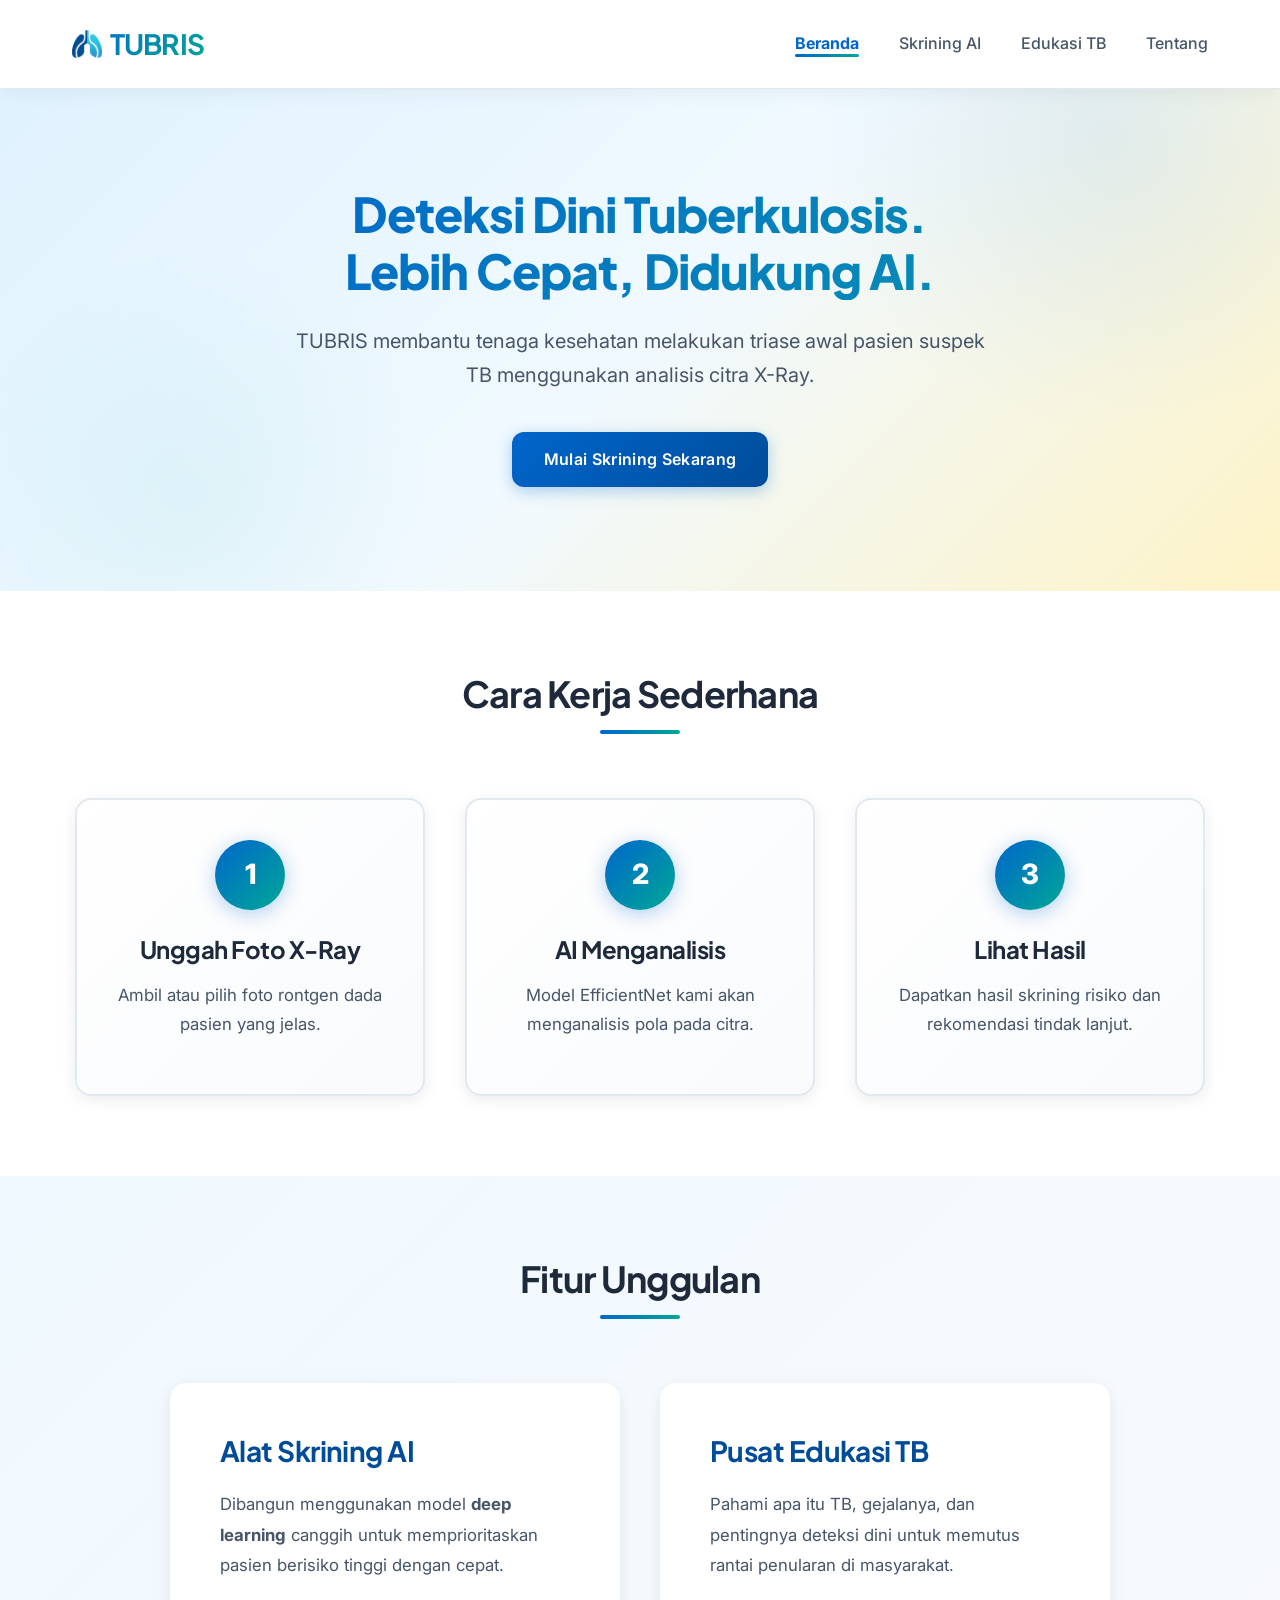
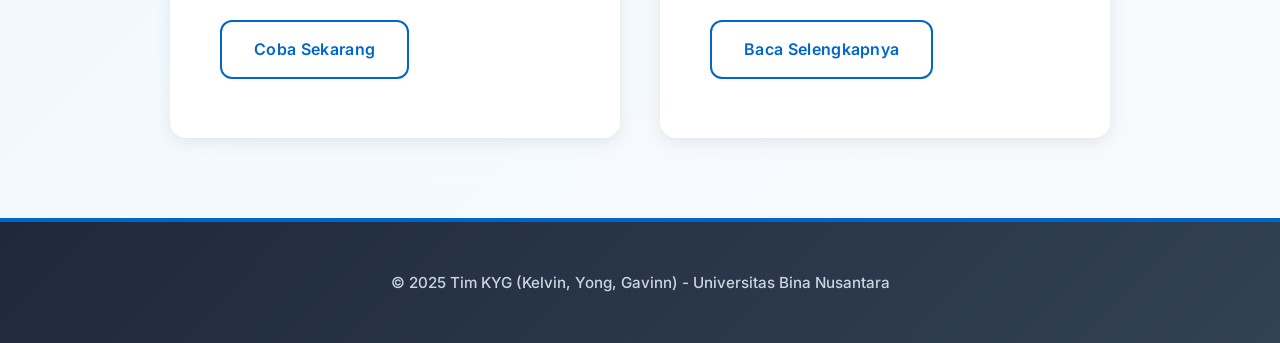
<file: TUBRIS-main/index.html>
<!DOCTYPE html>
<html lang="id">
<head>
    <meta charset="UTF-8">
    <meta name="viewport" content="width=device-width, initial-scale=1.0">
    <title>Beranda - TUBRIS</title>
    
    <link rel="icon" href="assets/logo_2.png" type="image/png">
    <link rel="stylesheet" href="style/style.css">
</head>
<body>

    <header>
        <nav class="navbar">
            <div class="nav-container">
                
                <a href="index.html" class="nav-logo" style="display: flex; align-items: center; gap: 8px;">
                    <img src="assets/logo_2.png" alt="TUBRIS Logo" style="height: 30px; width: auto;">
                    <b>TUBRIS</b>
                </a>
                
                <ul class="nav-menu">
                    <li><a href="index.html" class="nav-link active">Beranda</a></li>
                    <li><a href="scan.html" class="nav-link">Skrining AI</a></li>
                    <li><a href="edukasi.html" class="nav-link">Edukasi TB</a></li>
                    <li><a href="tentang.html" class="nav-link">Tentang</a></li>
                </ul>
            </div>
        </nav>
    </header>

    <main>

        <section class="hero">
            <div class="hero-container">
                <h1>Deteksi Dini Tuberkulosis. <br>Lebih Cepat, Didukung AI.</h1>
                <p>TUBRIS membantu tenaga kesehatan melakukan triase awal pasien suspek TB menggunakan analisis citra X-Ray.</p>
                <a href="scan.html" class="btn btn-primary">Mulai Skrining Sekarang</a>
            </div>
        </section>

        <section class="how-it-works">
            <h2>Cara Kerja Sederhana</h2>
            <div class="steps-container">
                <div class="step-card">
                    <span class="step-number">1</span>
                    <h3>Unggah Foto X-Ray</h3>
                    <p>Ambil atau pilih foto rontgen dada pasien yang jelas.</p>
                </div>
                <div class="step-card">
                    <span class="step-number">2</span>
                    <h3>AI Menganalisis</h3>
                    <p>Model EfficientNet kami akan menganalisis pola pada citra.</p>
                </div>
                <div class="step-card">
                    <span class="step-number">3</span>
                    <h3>Lihat Hasil</h3>
                    <p>Dapatkan hasil skrining risiko dan rekomendasi tindak lanjut.</p>
                </div>
            </div>
        </section>

        <section class="features">
            <h2>Fitur Unggulan</h2>
            <div class="features-container">
                <div class="feature-card">
                    <h3>Alat Skrining AI</h3>
                    <p>Dibangun menggunakan model <b>deep learning</b> canggih untuk memprioritaskan pasien berisiko tinggi dengan cepat.</p>
                    <a href="scan.html" class="btn btn-secondary">Coba Sekarang</a>
                </div>
                <div class="feature-card">
                    <h3>Pusat Edukasi TB</h3>
                    <p>Pahami apa itu TB, gejalanya, dan pentingnya deteksi dini untuk memutus rantai penularan di masyarakat.</p>
                    <a href="edukasi.html" class="btn btn-secondary">Baca Selengkapnya</a>
                </div>
            </div>
        </section>

    </main>

    <footer>
        <div class="footer-container">
            <p>&copy; 2025 Tim KYG (Kelvin, Yong, Gavinn) - Universitas Bina Nusantara</p>
        </div>
    </footer>

    <script src="scripts/script.js"></script>
</body>
</html>
</file>
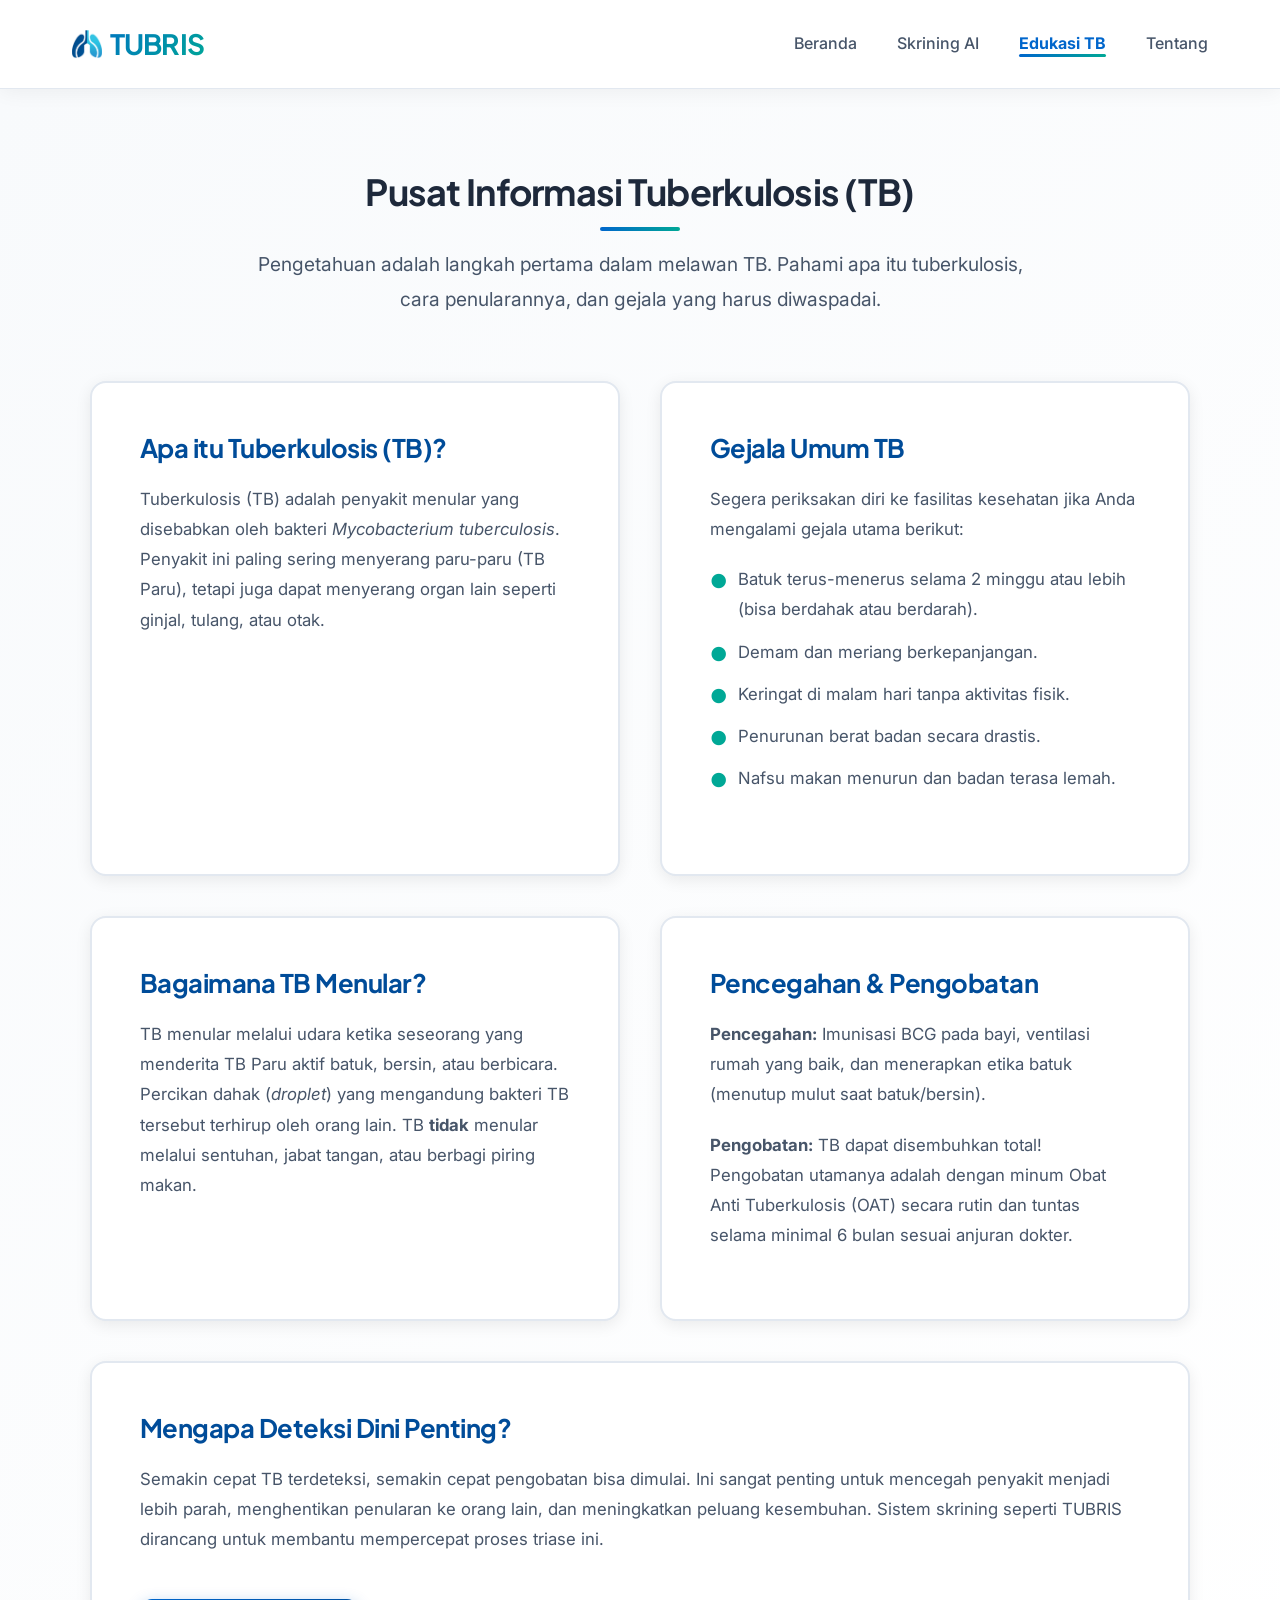
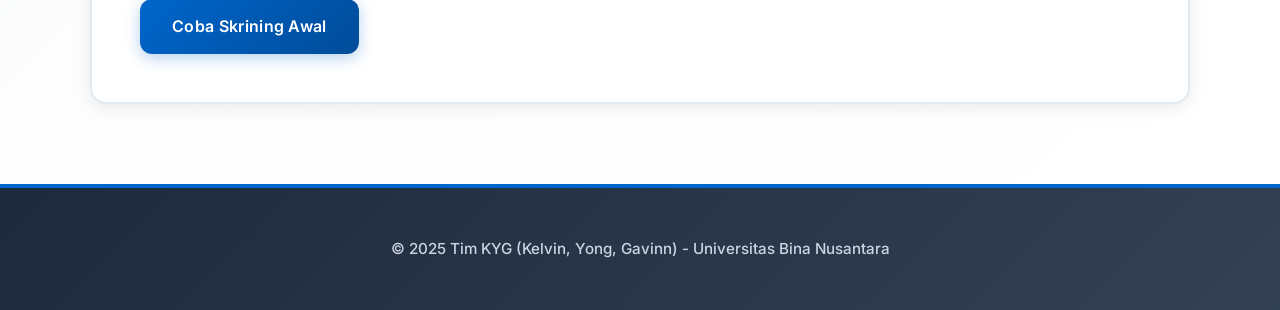
<file: TUBRIS-main/edukasi.html>
<!DOCTYPE html>
<html lang="id">
<head>
    <meta charset="UTF-8">
    <meta name="viewport" content="width=device-width, initial-scale=1.0">
    <title>Edukasi TB - TUBRIS</title>
    
    <link rel="icon" href="assets/logo_2.png" type="image/png">
    <link rel="stylesheet" href="style/style.css">
</head>
<body>

    <header>
        <nav class="navbar">
            <div class="nav-container">
                
                <a href="index.html" class="nav-logo" style="display: flex; align-items: center; gap: 8px;">
                    <img src="assets/logo_2.png" alt="TUBRIS Logo" style="height: 30px; width: auto;">
                    <b>TUBRIS</b>
                </a>
                
                <ul class="nav-menu">
                    <li><a href="index.html" class="nav-link">Beranda</a></li>
                    <li><a href="scan.html" class="nav-link">Skrining AI</a></li>
                    <li><a href="edukasi.html" class="nav-link active">Edukasi TB</a></li>
                    <li><a href="tentang.html" class="nav-link">Tentang</a></li>
                </ul>
            </div>
        </nav>
    </header>

    <main>
        
        <section class="education-section">
            <div class="education-container">
                <h2>Pusat Informasi Tuberkulosis (TB)</h2>
                <p class="section-intro">
                    Pengetahuan adalah langkah pertama dalam melawan TB. Pahami apa itu tuberkulosis,
                    cara penularannya, dan gejala yang harus diwaspadai.
                </p>

                <div class="info-grid">

                    <div class="info-card">
                        <h3>Apa itu Tuberkulosis (TB)?</h3>
                        <p>
                            Tuberkulosis (TB) adalah penyakit menular yang disebabkan oleh bakteri 
                            <em>Mycobacterium tuberculosis</em>. Penyakit ini paling sering menyerang paru-paru
                            (TB Paru), tetapi juga dapat menyerang organ lain seperti ginjal, tulang, atau otak.
                        </p>
                    </div>

                    <div class="info-card">
                        <h3>Gejala Umum TB</h3>
                        <p>Segera periksakan diri ke fasilitas kesehatan jika Anda mengalami gejala utama berikut:</p>
                        <ul>
                            <li>Batuk terus-menerus selama 2 minggu atau lebih (bisa berdahak atau berdarah).</li>
                            <li>Demam dan meriang berkepanjangan.</li>
                            <li>Keringat di malam hari tanpa aktivitas fisik.</li>
                            <li>Penurunan berat badan secara drastis.</li>
                            <li>Nafsu makan menurun dan badan terasa lemah.</li>
                        </ul>
                    </div>

                    <div class="info-card">
                        <h3>Bagaimana TB Menular?</h3>
                        <p>
                            TB menular melalui udara ketika seseorang yang menderita TB Paru aktif batuk,
                            bersin, atau berbicara. Percikan dahak (<em>droplet</em>) yang mengandung bakteri TB
                            tersebut terhirup oleh orang lain. TB <strong>tidak</strong> menular melalui sentuhan,
                            jabat tangan, atau berbagi piring makan.
                        </p>
                    </div>
                    
                    <div class="info-card">
                        <h3>Pencegahan & Pengobatan</h3>
                        <p>
                            <strong>Pencegahan:</strong> Imunisasi BCG pada bayi, ventilasi rumah yang baik, 
                            dan menerapkan etika batuk (menutup mulut saat batuk/bersin).
                        </p>
                        <p>
                            <strong>Pengobatan:</strong> TB dapat disembuhkan total! Pengobatan utamanya adalah 
                            dengan minum Obat Anti Tuberkulosis (OAT) secara rutin dan tuntas selama 
                            minimal 6 bulan sesuai anjuran dokter.
                        </p>
                    </div>

                    <div class="info-card">
                        <h3>Mengapa Deteksi Dini Penting?</h3>
                        <p>
                            Semakin cepat TB terdeteksi, semakin cepat pengobatan bisa dimulai. 
                            Ini sangat penting untuk mencegah penyakit menjadi lebih parah, 
                            menghentikan penularan ke orang lain, dan meningkatkan peluang 
                            kesembuhan. Sistem skrining seperti TUBRIS dirancang untuk membantu 
                            mempercepat proses triase ini.
                        </p>
                        <a href="scan.html" class="btn btn-primary">Coba Skrining Awal</a>
                    </div>

                </div> </div>
        </section>

    </main>

    <footer>
        <div class="footer-container">
           <p>&copy; 2025 Tim KYG (Kelvin, Yong, Gavinn) - Universitas Bina Nusantara</p>
        </div>
    </footer>

    <script src="scripts/script.js"></script>
</body>
</html>
</file>
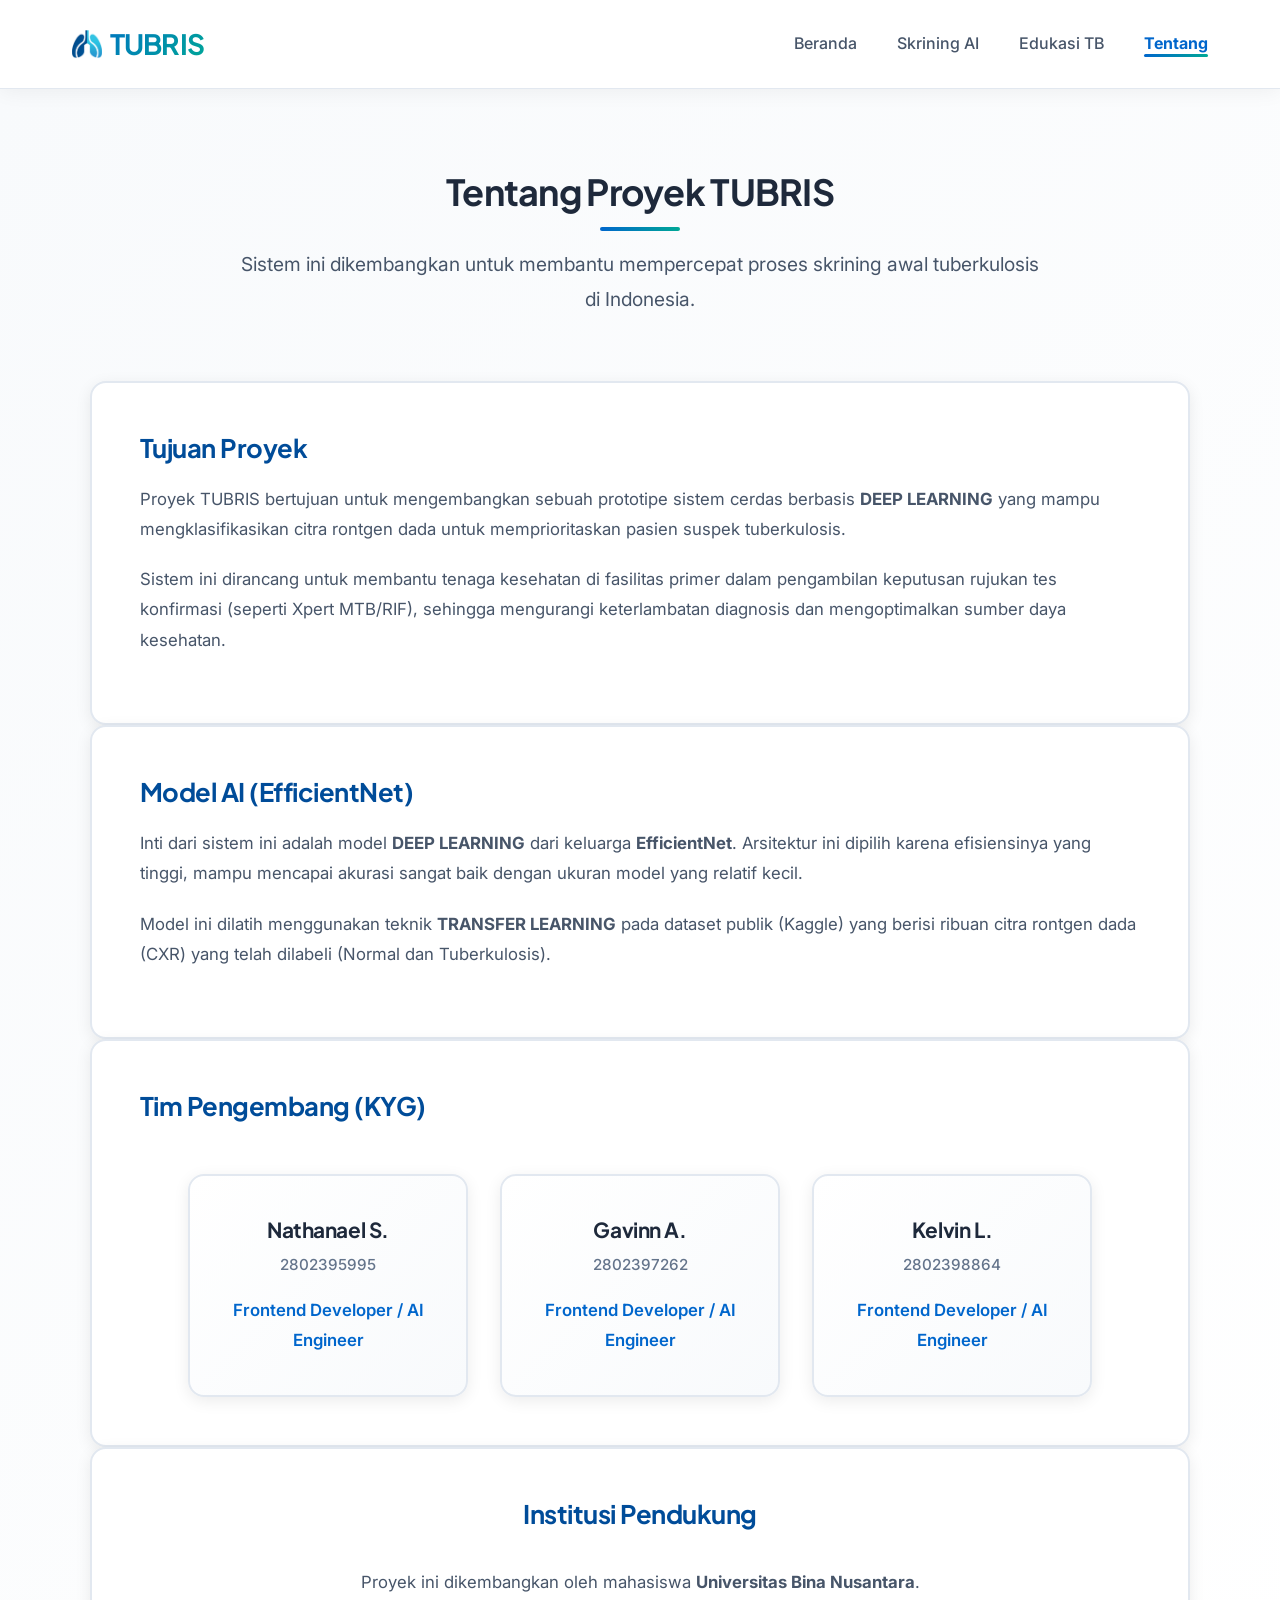
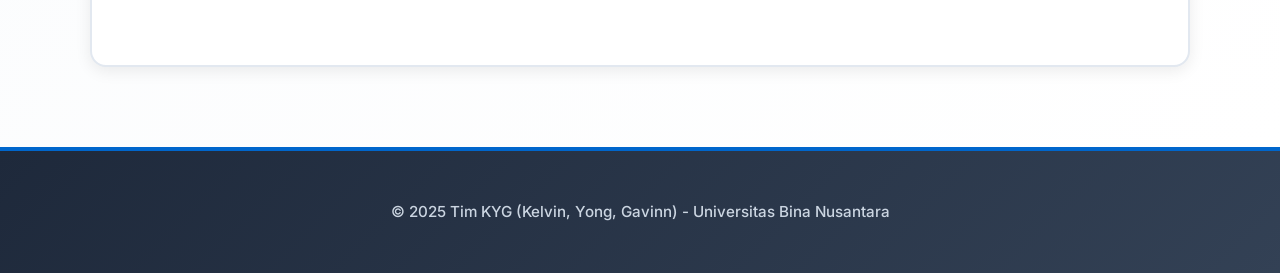
<file: TUBRIS-main/tentang.html>
<!DOCTYPE html>
<html lang="id">
<head>
    <meta charset="UTF-8">
    <meta name="viewport" content="width=device-width, initial-scale=1.0">
    <title>Tentang - TUBRIS</title>
    
    <link rel="icon" href="assets/logo_2.png" type="image/png">
    <link rel="stylesheet" href="style/style.css">
</head>
<body>

    <header>
        <nav class="navbar">
            <div class="nav-container">
                
                <a href="index.html" class="nav-logo" style="display: flex; align-items: center; gap: 8px;">
                    <img src="assets/logo_2.png" alt="TUBRIS Logo" style="height: 30px; width: auto;">
                    <b>TUBRIS</b>
                </a>
                
                <ul class="nav-menu">
                    <li><a href="index.html" class="nav-link">Beranda</a></li>
                    <li><a href="scan.html" class="nav-link">Skrining AI</a></li>
                    <li><a href="edukasi.html" class="nav-link">Edukasi TB</a></li>
                    <li><a href="tentang.html" class="nav-link active">Tentang</a></li>
                </ul>
            </div>
        </nav>
    </header>

    <main>
        
        <section class="about-section">
            <div class="about-container">
                <h2>Tentang Proyek TUBRIS</h2>
                <p class="section-intro">
                    Sistem ini dikembangkan untuk membantu mempercepat proses skrining
                    awal tuberkulosis di Indonesia.
                </p>

                <div class="info-card">
                    <h3>Tujuan Proyek</h3>
                    <p>
                        Proyek TUBRIS bertujuan untuk mengembangkan sebuah prototipe sistem cerdas 
                        berbasis <b>DEEP LEARNING</b> yang mampu mengklasifikasikan citra rontgen dada 
                        untuk memprioritaskan pasien suspek tuberkulosis. 
                    </p>
                    <p>
                        Sistem ini dirancang untuk membantu tenaga kesehatan di fasilitas primer 
                        dalam pengambilan keputusan rujukan tes konfirmasi (seperti Xpert MTB/RIF), 
                        sehingga mengurangi keterlambatan diagnosis dan mengoptimalkan 
                        sumber daya kesehatan.
                    </p>
                </div>

                <div class="info-card">
                    <h3>Model AI (EfficientNet)</h3>
                    <p>
                        Inti dari sistem ini adalah model <b>DEEP LEARNING</b> dari keluarga 
                        <strong>EfficientNet</strong>. Arsitektur ini dipilih karena 
                        efisiensinya yang tinggi, mampu mencapai akurasi sangat baik 
                        dengan ukuran model yang relatif kecil.
                    </p>
                    <p>
                        Model ini dilatih menggunakan teknik <b>TRANSFER LEARNING</b> pada dataset 
                        publik (Kaggle) yang berisi ribuan citra rontgen dada 
                        (CXR) yang telah dilabeli (Normal dan Tuberkulosis).
                    </p>
                </div>

                <div class="info-card">
                    <h3>Tim Pengembang (KYG)</h3>
                    <div class="team-grid-container">
                        <div class="team-member-card">
                            <h4>Nathanael S.</h4>
                            <p class="nim">2802395995</p>
                            <p class="role">Frontend Developer / AI Engineer</p>
                        </div>
                        <div class="team-member-card">
                            <h4>Gavinn A.</h4>
                            <p class="nim">2802397262</p>
                            <p class="role">Frontend Developer / AI Engineer</p>
                        </div>
                        <div class="team-member-card">
                            <h4>Kelvin L.</h4>
                            <p class="nim">2802398864</p>
                            <p class="role">Frontend Developer / AI Engineer</p>
                        </div>
                    </div>
                </div>

                <div class="info-card text-center">
                    <h3>Institusi Pendukung</h3>
                    <p style="margin-top: 1rem;">
                        Proyek ini dikembangkan oleh mahasiswa 
                        <strong>Universitas Bina Nusantara</strong>.
                    </p>
                </div>

            </div>
        </section>

    </main>

    <footer>
        <div class="footer-container">
           <p>&copy; 2025 Tim KYG (Kelvin, Yong, Gavinn) - Universitas Bina Nusantara</p>
        </div>
    </footer>

    <script src="scripts/script.js"></script>
</body>
</html>
</file>
<file: TUBRIS-main/style/style.css>
/* === Import Font (Google Fonts) === */
@import url('https://fonts.googleapis.com/css2?family=Inter:wght@300;400;500;600;700&family=Plus+Jakarta+Sans:wght@400;500;600;700;800&display=swap');

/* === Variabel Global === */
:root {
    --primary-color: #0066cc;
    --primary-dark: #004c99;
    --primary-light: #338fdf;
    --accent-color: #00a896;
    --accent-light: #e8f5f3;
    --secondary-color: #f8fafc;
    --text-dark: #1e293b;
    --text-medium: #475569;
    --text-light: #64748b;
    --background-light: #FFFFFF;
    --background-gradient: linear-gradient(135deg, #667eea 0%, #764ba2 100%);
    --medical-blue: #0891b2;
    --medical-green: #059669;
    --medical-red: #dc2626;
    --border-light: #e2e8f0;
    --shadow-sm: 0 1px 3px rgba(0,0,0,0.08);
    --shadow: 0 4px 16px rgba(0,0,0,0.08);
    --shadow-lg: 0 10px 40px rgba(0,0,0,0.12);
    --shadow-xl: 0 20px 60px rgba(0,0,0,0.15);
}

/* === Reset & Setup Dasar === */
* {
    margin: 0;
    padding: 0;
    box-sizing: border-box;
}

body {
    font-family: 'Inter', 'Plus Jakarta Sans', -apple-system, sans-serif;
    color: var(--text-dark);
    background-color: var(--background-light);
    line-height: 1.7;
    font-weight: 400;
    -webkit-font-smoothing: antialiased;
}

a {
    text-decoration: none;
    color: var(--primary-color);
    transition: all 0.3s ease;
}

a:hover {
    color: var(--primary-dark);
}

h1, h2, h3, h4 {
    font-family: 'Plus Jakarta Sans', sans-serif;
    margin-bottom: 1rem;
    line-height: 1.3;
    font-weight: 700;
    letter-spacing: -0.02em;
}

h1 { 
    font-size: 3rem; 
    font-weight: 800;
    background: linear-gradient(135deg, var(--primary-color) 0%, var(--medical-blue) 100%);
    -webkit-background-clip: text;
    -webkit-text-fill-color: transparent;
    background-clip: text;
}

h2 { 
    font-size: 2.25rem; 
    text-align: center;
    color: var(--text-dark);
    position: relative;
    padding-bottom: 1rem;
}

h2::after {
    content: '';
    position: absolute;
    bottom: 0;
    left: 50%;
    transform: translateX(-50%);
    width: 80px;
    height: 4px;
    background: linear-gradient(90deg, var(--primary-color), var(--accent-color));
    border-radius: 2px;
}

h3 {
    font-size: 1.5rem;
    color: var(--text-dark);
}

p { 
    margin-bottom: 1rem; 
    color: var(--text-medium);
    font-size: 1.05rem;
}

img {
    max-width: 100%;
    height: auto;
}

/* === Utility Classes (Tombol) === */
.btn {
    display: inline-block;
    padding: 0.875rem 2rem;
    border-radius: 12px;
    font-weight: 600;
    text-align: center;
    transition: all 0.3s cubic-bezier(0.4, 0, 0.2, 1);
    cursor: pointer;
    border: none;
    font-size: 1rem;
    letter-spacing: 0.02em;
    position: relative;
    overflow: hidden;
}

.btn::before {
    content: '';
    position: absolute;
    top: 0;
    left: -100%;
    width: 100%;
    height: 100%;
    background: linear-gradient(90deg, transparent, rgba(255,255,255,0.3), transparent);
    transition: left 0.5s;
}

.btn:hover::before {
    left: 100%;
}

.btn-primary {
    background: linear-gradient(135deg, var(--primary-color) 0%, var(--primary-dark) 100%);
    color: #fff;
    box-shadow: 0 4px 15px rgba(0, 102, 204, 0.3);
}

.btn-primary:hover {
    transform: translateY(-3px);
    box-shadow: 0 8px 25px rgba(0, 102, 204, 0.4);
}

.btn-secondary {
    background-color: var(--background-light);
    color: var(--primary-color);
    border: 2px solid var(--primary-color);
}

.btn-secondary:hover {
    background-color: var(--primary-color);
    color: white;
    transform: translateY(-3px);
    box-shadow: 0 8px 25px rgba(0, 102, 204, 0.25);
}

/* === Header & Navbar === */
header {
    background: rgba(255, 255, 255, 0.95);
    backdrop-filter: blur(10px);
    box-shadow: 0 2px 20px rgba(0,0,0,0.06);
    position: sticky;
    top: 0;
    z-index: 1000;
    width: 100%;
    border-bottom: 1px solid var(--border-light);
}

.nav-container {
    max-width: 1200px;
    margin: 0 auto;
    padding: 1.25rem 2rem;
    display: flex;
    justify-content: space-between;
    align-items: center;
}

.nav-logo {
    font-size: 1.75rem;
    font-weight: 800;
    background: linear-gradient(135deg, var(--primary-color) 0%, var(--accent-color) 100%);
    -webkit-background-clip: text;
    -webkit-text-fill-color: transparent;
    background-clip: text;
    letter-spacing: -0.03em;
    font-family: 'Plus Jakarta Sans', sans-serif;
}

.nav-menu {
    list-style: none;
    display: flex;
    gap: 2.5rem;
}

.nav-link {
    font-weight: 500;
    color: var(--text-medium);
    transition: all 0.3s ease;
    position: relative;
    padding-bottom: 4px;
}

.nav-link::after {
    content: '';
    position: absolute;
    bottom: 0;
    left: 0;
    width: 0;
    height: 3px;
    background: linear-gradient(90deg, var(--primary-color), var(--accent-color));
    transition: width 0.3s ease;
    border-radius: 2px;
}

.nav-link:hover {
    color: var(--primary-color);
}

.nav-link:hover::after {
    width: 100%;
}

.nav-link.active {
    color: var(--primary-color);
    font-weight: 700;
}

.nav-link.active::after {
    width: 100%;
}

/* === Main Content Padding === */
main {
    padding-top: 0;
}

section {
    padding: 5rem 2rem;
}

/* === Hero Section === */
.hero {
    background: linear-gradient(135deg, #e0f2fe 0%, #f0f9ff 50%, #fef3c7 100%);
    padding: 6rem 2rem;
    text-align: center;
    position: relative;
    overflow: hidden;
}

.hero::before {
    content: '';
    position: absolute;
    top: -50%;
    right: -10%;
    width: 600px;
    height: 600px;
    background: radial-gradient(circle, rgba(0, 102, 204, 0.08) 0%, transparent 70%);
    border-radius: 50%;
}

.hero::after {
    content: '';
    position: absolute;
    bottom: -30%;
    left: -5%;
    width: 500px;
    height: 500px;
    background: radial-gradient(circle, rgba(0, 168, 150, 0.06) 0%, transparent 70%);
    border-radius: 50%;
}

.hero-container {
    max-width: 900px;
    margin: 0 auto;
    position: relative;
    z-index: 1;
}

.hero h1 {
    margin-bottom: 1.5rem;
    line-height: 1.2;
}

.hero p {
    font-size: 1.25rem;
    color: var(--text-medium);
    margin-bottom: 2.5rem;
    max-width: 700px;
    margin-left: auto;
    margin-right: auto;
    font-weight: 400;
}

/* === How It Works Section === */
.how-it-works {
    background-color: var(--background-light);
}

.how-it-works h2 {
    margin-bottom: 4rem;
}

.steps-container {
    display: flex;
    justify-content: center;
    gap: 2.5rem;
    flex-wrap: wrap;
}

.step-card {
    background: linear-gradient(135deg, #ffffff 0%, #f8fafc 100%);
    border: 2px solid var(--border-light);
    box-shadow: var(--shadow);
    border-radius: 16px;
    padding: 2.5rem;
    max-width: 350px;
    text-align: center;
    transition: all 0.4s cubic-bezier(0.4, 0, 0.2, 1);
    position: relative;
}

.step-card::before {
    content: '';
    position: absolute;
    top: 0;
    left: 0;
    right: 0;
    height: 5px;
    background: linear-gradient(90deg, var(--primary-color), var(--accent-color));
    border-radius: 16px 16px 0 0;
    opacity: 0;
    transition: opacity 0.4s;
}

.step-card:hover {
    transform: translateY(-8px);
    box-shadow: var(--shadow-lg);
    border-color: var(--primary-light);
}

.step-card:hover::before {
    opacity: 1;
}

.step-number {
    display: inline-flex;
    align-items: center;
    justify-content: center;
    width: 70px;
    height: 70px;
    border-radius: 50%;
    background: linear-gradient(135deg, var(--primary-color) 0%, var(--accent-color) 100%);
    color: #fff;
    font-size: 1.75rem;
    font-weight: 800;
    margin-bottom: 1.5rem;
    box-shadow: 0 4px 20px rgba(0, 102, 204, 0.3);
}

.step-card h3 {
    color: var(--text-dark);
    margin-bottom: 1rem;
    font-weight: 700;
}

.step-card p {
    color: var(--text-medium);
}

/* === Features Section === */
.features {
    background: linear-gradient(135deg, #f0f9ff 0%, #f8fafc 100%);
}

.features h2 {
    margin-bottom: 4rem;
}

.features-container {
    display: flex;
    justify-content: center;
    gap: 2.5rem;
    flex-wrap: wrap;
}

.feature-card {
    background: var(--background-light);
    border-radius: 16px;
    box-shadow: var(--shadow);
    padding: 3rem;
    max-width: 450px;
    flex-grow: 1;
    transition: all 0.4s ease;
    border: 2px solid transparent;
}

.feature-card:hover {
    transform: translateY(-8px);
    box-shadow: var(--shadow-xl);
    border-color: var(--primary-color);
}

.feature-card h3 {
    color: var(--primary-dark);
    font-size: 1.75rem;
    margin-bottom: 1.25rem;
}

.feature-card p {
    font-size: 1.05rem;
    line-height: 1.8;
}

.feature-card .btn {
    margin-top: 1.5rem;
}

/* === Footer === */
footer {
    background: linear-gradient(135deg, #1e293b 0%, #334155 100%);
    color: #e2e8f0;
    text-align: center;
    padding: 3rem 2rem;
    margin-top: 0;
    border-top: 4px solid var(--primary-color);
}

.footer-container p {
    color: #cbd5e1;
    margin: 0;
    font-size: 0.95rem;
    font-weight: 500;
}

/* === SCAN PAGE STYLES === */

.scanner-container,
.results-container {
    max-width: 900px;
    margin: 0 auto;
    text-align: center;
}

/* === Disclaimer Box === */
.disclaimer-box {
    background: linear-gradient(135deg, #fef3c7 0%, #fde68a 100%);
    border-left: 5px solid #f59e0b;
    padding: 1.5rem 2rem;
    border-radius: 12px;
    margin-bottom: 2.5rem;
    text-align: left;
    font-size: 0.95rem;
    box-shadow: var(--shadow-sm);
}

.disclaimer-box strong {
    color: #b45309;
    font-weight: 700;
}

/* === Upload Area === */
.upload-area {
    border: 3px dashed var(--border-light);
    border-radius: 16px;
    padding: 3.5rem;
    background: linear-gradient(135deg, #f8fafc 0%, #f0f9ff 100%);
    margin-bottom: 2rem;
    transition: all 0.4s ease;
    cursor: pointer;
}

.upload-area:hover {
    border-color: var(--primary-color);
    background: linear-gradient(135deg, #e0f2fe 0%, #dbeafe 100%);
    transform: scale(1.02);
    box-shadow: var(--shadow);
}

.upload-label {
    cursor: pointer;
    display: block;
}

.upload-label {
    font-size: 4rem;
    line-height: 1;
}

.upload-label p {
    font-size: 1.25rem;
    font-weight: 600;
    color: var(--text-dark);
    margin-bottom: 0.75rem;
    margin-top: 1.25rem;
}

.upload-label p u {
    color: var(--primary-color);
    text-decoration: underline;
    text-decoration-thickness: 2px;
}

.upload-label span {
    font-size: 1rem;
    color: var(--text-light);
}

/* === Preview Area === */
.preview-area {
    margin-top: 2.5rem;
    margin-bottom: 2rem;
}

.preview-area h3 {
    font-size: 1.25rem;
    color: var(--text-medium);
    font-weight: 600;
}

#image-preview {
    max-width: 100%;
    max-height: 450px;
    border-radius: 12px;
    border: 2px solid var(--border-light);
    box-shadow: var(--shadow-lg);
    margin-top: 1.5rem;
}

/* === Scan Button === */
#scan-btn:disabled {
    background: #cbd5e1;
    cursor: not-allowed;
    transform: none;
    box-shadow: none;
}

#scan-btn:disabled:hover {
    background: #cbd5e1;
    transform: none;
}

/* === Results Section === */
.results-section {
    background: linear-gradient(135deg, #f8fafc 0%, #f0f9ff 100%);
    padding: 5rem 2rem;
}

/* === Loading Spinner === */
.spinner-container {
    padding: 3rem;
}

.spinner {
    width: 70px;
    height: 70px;
    border: 7px solid var(--border-light);
    border-top-color: var(--primary-color);
    border-radius: 50%;
    animation: spin 0.8s linear infinite;
    margin: 0 auto 1.5rem auto;
}

.spinner-container p {
    font-weight: 600;
    font-size: 1.1rem;
    color: var(--text-medium);
}

@keyframes spin {
    to { 
        transform: rotate(360deg); 
    }
}

/* === Result Content === */
#result-finding {
    font-size: 2.5rem;
    margin-bottom: 0.75rem;
    font-weight: 800;
}

.result-positive {
    color: var(--medical-red);
}

.result-negative {
    color: var(--medical-green);
}

#result-score {
    font-size: 1.3rem;
    color: var(--text-medium);
    margin-bottom: 2.5rem;
    font-weight: 600;
}

.result-disclaimer {
    margin-top: 2.5rem;
    font-size: 0.95rem;
    color: var(--text-medium);
    background-color: #fff;
    padding: 1.5rem 2rem;
    border-radius: 12px;
    display: inline-block;
    box-shadow: var(--shadow-sm);
    border: 1px solid var(--border-light);
}

/* === Evidence Container === */
.evidence-container {
    margin-top: 4rem;
    border-top: 2px solid var(--border-light);
    padding-top: 3rem;
    text-align: left;
}

.evidence-container h4 {
    font-size: 1.75rem;
    text-align: center;
    margin-bottom: 1rem;
}

.evidence-container p {
    font-size: 1.05rem;
    text-align: center;
    max-width: 700px;
    margin-left: auto;
    margin-right: auto;
    margin-bottom: 2rem;
}

.evidence-images {
    display: flex;
    justify-content: center;
    gap: 2.5rem;
    margin-top: 2rem;
    flex-wrap: wrap;
}

.evidence-images figure {
    max-width: 400px;
    flex-grow: 1;
    margin: 0;
}

.evidence-images figcaption {
    font-weight: 600;
    margin-bottom: 0.75rem;
    color: var(--text-dark);
    text-align: center;
    font-size: 1.1rem;
}

.evidence-images img {
    width: 100%;
    border-radius: 12px;
    box-shadow: var(--shadow-lg);
    border: 2px solid var(--border-light);
    transition: transform 0.3s ease;
}

.evidence-images figure:hover img {
    transform: scale(1.03);
    box-shadow: var(--shadow-xl);
}

/* === EDUCATION PAGE === */

.education-section {
    background: linear-gradient(135deg, #f8fafc 0%, #ffffff 100%);
}

.education-container {
    max-width: 1100px;
    margin: 0 auto;
    text-align: center;
}

.section-intro {
    font-size: 1.2rem;
    max-width: 800px;
    margin: 0 auto 4rem auto;
    color: var(--text-medium);
    line-height: 1.8;
}

/* === Info Grid === */
.info-grid {
    display: grid;
    grid-template-columns: repeat(2, 1fr);
    gap: 2.5rem;
}

.info-card {
    background: var(--background-light);
    box-shadow: var(--shadow);
    border: 2px solid var(--border-light);
    border-radius: 16px;
    padding: 3rem;
    text-align: left;
    display: flex;
    flex-direction: column;
    transition: all 0.4s ease;
    position: relative;
    overflow: hidden;
}

.info-card::before {
    content: '';
    position: absolute;
    top: 0;
    left: 0;
    width: 100%;
    height: 5px;
    background: linear-gradient(90deg, var(--primary-color), var(--accent-color));
    transform: scaleX(0);
    transition: transform 0.4s ease;
}

.info-card:hover {
    transform: translateY(-5px);
    box-shadow: var(--shadow-lg);
    border-color: var(--primary-light);
}

.info-card:hover::before {
    transform: scaleX(1);
}

.info-card:last-child:nth-child(odd) {
    grid-column: span 2;
}

.info-card h3 {
    color: var(--primary-dark);
    margin-bottom: 1.25rem;
    font-size: 1.6rem;
    font-weight: 700;
}

.info-card p,
.info-card ul {
    margin-bottom: 1.25rem;
    color: var(--text-medium);
    flex-grow: 1;
    font-size: 1.05rem;
    line-height: 1.8;
}

.info-card ul {
    list-style-type: none;
    padding-left: 0;
}

.info-card li {
    margin-bottom: 0.75rem;
    padding-left: 1.75rem;
    position: relative;
}

.info-card li::before {
    content: '●';
    color: var(--accent-color);
    font-weight: bold;
    position: absolute;
    left: 0;
    font-size: 1.2rem;
}

.info-card .btn {
    margin-top: 1.5rem;
    align-self: flex-start;
}

/* === ABOUT PAGE === */

.about-section {
    background: linear-gradient(135deg, #f8fafc 0%, #ffffff 100%);
}

.about-container {
    max-width: 1100px;
    margin: 0 auto;
    text-align: center;
}

.team-grid-container {
    display: flex;
    justify-content: center;
    gap: 2rem;
    flex-wrap: wrap;
    margin-top: 2rem;
}

.team-member-card {
    background: linear-gradient(135deg, #ffffff 0%, #f8fafc 100%);
    border: 2px solid var(--border-light);
    border-radius: 16px;
    padding: 2.5rem 2rem;
    width: 280px;
    text-align: center;
    transition: all 0.4s ease;
    box-shadow: var(--shadow);
}

.team-member-card:hover {
    transform: translateY(-8px);
    box-shadow: var(--shadow-lg);
    border-color: var(--primary-color);
}

.team-member-card h4 {
    color: var(--text-dark);
    font-size: 1.3rem;
    margin-bottom: 0.5rem;
    font-weight: 700;
}

.team-member-card .nim {
    font-size: 0.95rem;
    color: var(--text-light);
    margin-bottom: 1rem;
    font-weight: 500;
}

.team-member-card .role {
    font-weight: 600;
    color: var(--primary-color);
    margin: 0;
    font-size: 1.05rem;
}

/* === Utility === */
.text-center {
    text-align: center;
}

/* === Media Queries === */
@media (max-width: 768px) {
    
    .nav-container {
        flex-direction: column;
        gap: 1rem;
        padding: 1rem;
    }
    
    .nav-menu {
        flex-direction: column;
        gap: 0.75rem;
        width: 100%;
        align-items: center;
    }
    
    .nav-link {
        padding: 0.5rem;
    }

    h1 { font-size: 2.25rem; }
    h2 { font-size: 1.85rem; }

    .hero {
        padding: 4rem 1.5rem;
    }

    .hero p {
        font-size: 1.1rem;
    }

    section {
        padding: 3.5rem 1.5rem;
    }

    .steps-container,
    .features-container {
        flex-direction: column;
        align-items: center;
    }

    .step-card,
    .feature-card {
        max-width: 100%;
    }

    .evidence-images {
        flex-direction: column;
        align-items: center;
    }

    .info-grid {
        grid-template-columns: 1fr;
        gap: 2rem;
    }
    
    .info-card:last-child:nth-child(odd) {
        grid-column: auto;
    }

    .info-card,
    .step-card,
    .feature-card {
        padding: 2rem;
    }

    .upload-area {
        padding: 2.5rem 1.5rem;
    }

    .team-member-card {
        width: 100%;
        max-width: 320px;
    }
}
</file>
